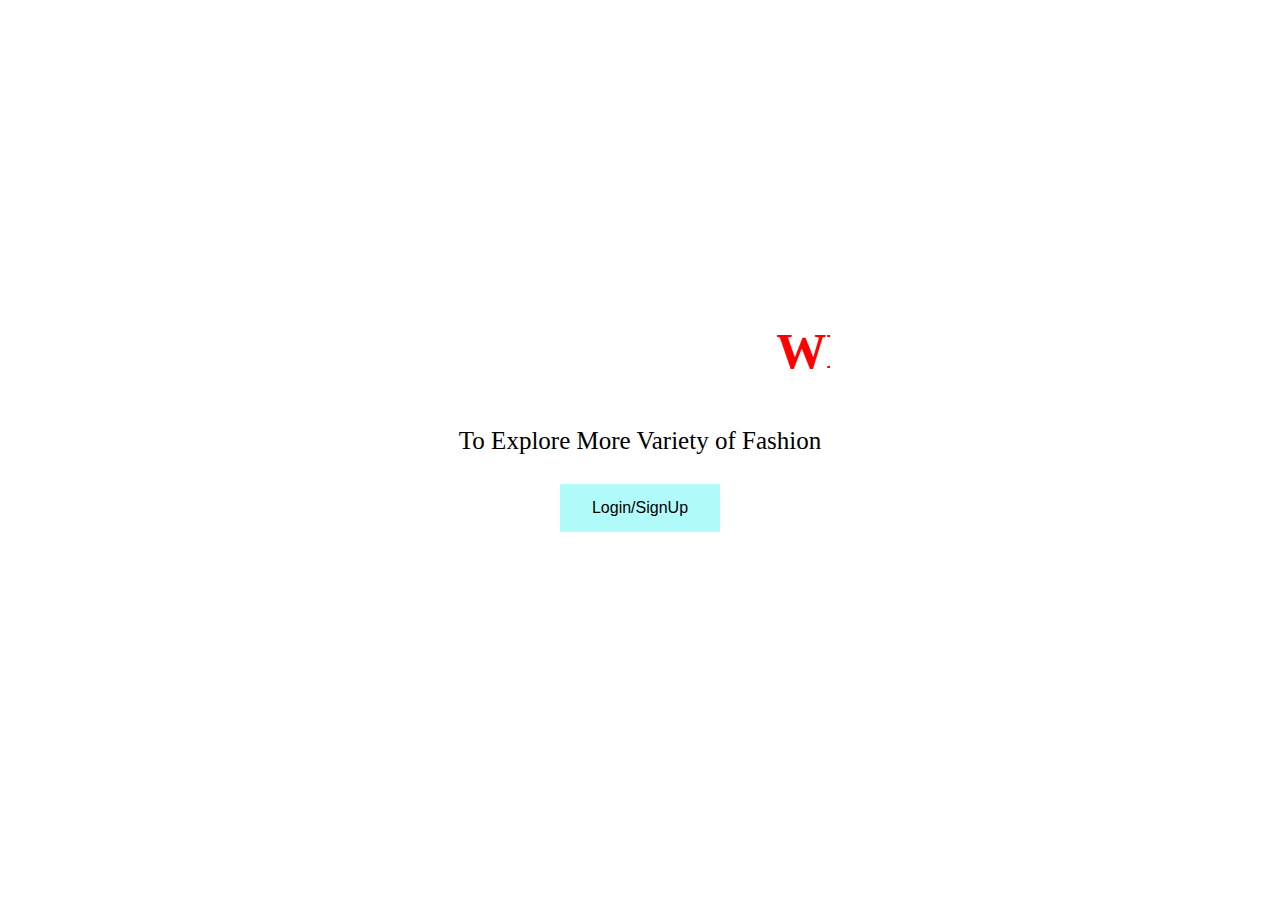
<file: Task-2/index.html>
<!DOCTYPE html>
<html lang="en">
<head>
    <meta charset="UTF-8">
    <title>ShopZen</title>
<style>
h2{
    color:red;
    font-family: "Lucida Handwriting", Cursive;
    font-size: 50px;

  }

.b{
color: black;
font-size: 25px;
}
.image{
     width:auto;
     height:45em;
     background-size:cover;
     background-repeat: no-repeat;
     background-image:url('https://hulaglobal.com/wp-content/uploads/2022/08/Hula-global-fashion-summer-guide.jpg');
    
}
.column {
  float:left;
  width: 33%;                          
  padding: 50px 100px;
  font-size:20px;
font-weight:400
line height:27px;
}




nav ul li {
	display: inline-block;
}

nav ul li a {
	text-decoration: black;
	color: #fff;
	font-family: sans-serif;
	font-weight: bold;
	margin: 0 10px;
	line-height: 20px;
	text-transform: uppercase;
}

ul {
  list-style-type: none;
  margin: 0;
  padding: 0;
  overflow: hidden;
  background-color: block;
}

li {
  float: left;
}

li a {
  display: block;
  color: black;
  text-align: center;
  padding: 18px 18px;
  text-decoration: none;
}

li a:hover {
  background-color: #f0f1f1;
}
.button {
  border: none;
  color: black;
  padding: 15px 32px;
  text-align: center;
  text-decoration: none;
  display: inline-block;
  font-size: 16px;
  margin: 4px 2px;
  cursor: pointer;
}
.button1 {
background-color: #b1fcfb
}


</style>
</head>
<body>
<div class="image" style="text-align:center;">
<nav>
<ul>
  <li> <a href="">ShopZen</a></li>
  

</ul>
</nav>
<br><br><br><br><br><br><br><br><br><br><br><br>
<marquee width="30%" direction="left" height="100px">
<h2>WELCOME TO ShopZen</h2>
</marquee>
<br><br>
<p align="center" class="b">To Explore More Variety of Fashion</p>

<div align="center">

<button class="button button1" onclick="location.href='login.html'" value='Login/SignUp'>Login/SignUp</button>

</div>

</body>
</html>
</file>
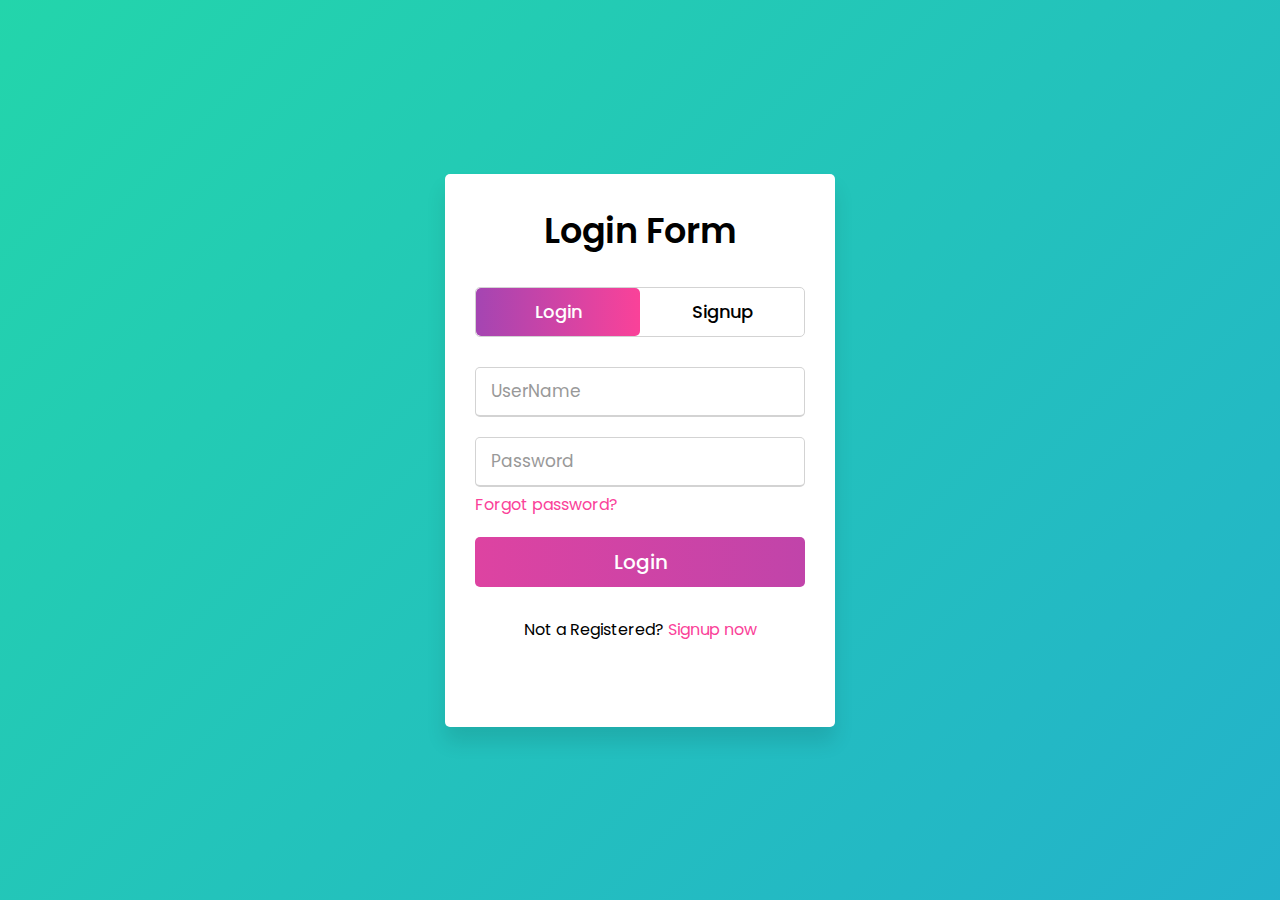
<file: Task-2/login.html>
<!DOCTYPE html>
<html lang="en" dir="ltr">
  <head>
    <meta charset="utf-8">
    <title>WELCOME TO ShopZen</title>
    <link rel="icon" href="logo1.png" type="image/icon type">
    <meta name="viewport" content="width=device-width, initial-scale=1.0">
  </head>
<style>
@import url('https://fonts.googleapis.com/css?family=Poppins:400,500,600,700&display=swap');
*{
  margin: 0;
  padding: 0;
  box-sizing: border-box;
  font-family: 'Poppins', sans-serif;
}

html,body{
  display: grid;
  height: 100%;
  width: 100%;
  place-items: center;
  background-image: linear-gradient(rgba(0,0,0,0.4),rgba(0,0,0,0.4));
}
::selection{
  background: #fa4299;
  color: #fff;
}
.wrapper{
  overflow: hidden;
  max-width: 390px;
  background: #fff;
  padding: 30px;
  border-radius: 5px;
  box-shadow: 0px 15px 20px rgba(0,0,0,0.1);
}
.wrapper .title-text{
  display: flex;
  width: 200%;
}
.wrapper .title{
  width: 50%;
  font-size: 35px;
  font-weight: 600;
  text-align: center;
  transition: all 0.6s cubic-bezier(0.68,-0.55,0.265,1.55);
}
.wrapper .slide-controls{
  position: relative;
  display: flex;
  height: 50px;
  width: 100%;
  overflow: hidden;
  margin: 30px 0 10px 0;
  justify-content: space-between;
  border: 1px solid lightgrey;
  border-radius: 5px;
}
.slide-controls .slide{
  height: 100%;
  width: 100%;
  color: #fff;
  font-size: 18px;
  font-weight: 500;
  text-align: center;
  line-height: 48px;
  cursor: pointer;
  z-index: 1;
  transition: all 0.6s ease;
}
.slide-controls label.signup{
  color: #000;
}
.slide-controls .slider-tab{
  position: absolute;
  height: 100%;
  width: 50%;
  left: 0;
  z-index: 0;
  border-radius: 5px;
  background: -webkit-linear-gradient(left, #a445b2, #fa4299);
  transition: all 0.6s cubic-bezier(0.68,-0.55,0.265,1.55);
}
input[type="radio"]{
  display: none;
}
#signup:checked ~ .slider-tab{
  left: 50%;
}
#signup:checked ~ label.signup{
  color: #fff;
  cursor: default;
  user-select: none;
}
#signup:checked ~ label.login{
  color: #000;
}
#login:checked ~ label.signup{
  color: #000;
}
#login:checked ~ label.login{
  cursor: default;
  user-select: none;
}
.wrapper .form-container{
  width: 100%;
  overflow: hidden;
}
.form-container .form-inner{
  display: flex;
  width: 200%;
}
.form-container .form-inner form{
  width: 50%;
  transition: all 0.6s cubic-bezier(0.68,-0.55,0.265,1.55);
}
.form-inner form .field{
  height: 50px;
  width: 100%;
  margin-top: 20px;
}
.form-inner form .field input{
  height: 100%;
  width: 100%;
  outline: none;
  padding-left: 15px;
  border-radius: 5px;
  border: 1px solid lightgrey;
  border-bottom-width: 2px;
  font-size: 17px;
  transition: all 0.3s ease;
}
.form-inner form .field input:focus{
  border-color: #fc83bb;
}
.form-inner form .field input::placeholder{
  color: #999;
  transition: all 0.3s ease;
}
form .field input:focus::placeholder{
  color: #b3b3b3;
}
.form-inner form .pass-link{
  margin-top: 5px;
}
.form-inner form .signup-link{
  text-align: center;
  margin-top: 30px;
}
.form-inner form .pass-link a,
.form-inner form .signup-link a{
  color: #fa4299;
  text-decoration: none;
}
.form-inner form .pass-link a:hover,
.form-inner form .signup-link a:hover{
  text-decoration: underline;
}
form .btn{
  height: 50px;
  width: 100%;
  border-radius: 5px;
  position: relative;
  overflow: hidden;
}
form .btn .btn-layer{
  height: 100%;
  width: 300%;
  position: absolute;
  left: -100%;
  background: -webkit-linear-gradient(right, #a445b2, #fa4299);
  border-radius: 5px;
  transition: all 0.4s ease;;
}
form .btn:hover .btn-layer{
  left: 0;
}
form .btn input[type="submit"]{
  height: 100%;
  width: 100%;
  z-index: 1;
  position: relative;
  background: none;
  border: none;
  color: #fff;
  padding-left: 0;
  border-radius: 5px;
  font-size: 20px;
  font-weight: 500;
  cursor: pointer;
}
body {
	background: linear-gradient(-45deg, #ee7752, #e73c7e, #23a6d5, #23d5ab);
	background-size: 400% 400%;
	animation: gradient 15s ease infinite;
}

@keyframes gradient {
	0% {
		background-position: 0% 50%;
	}
	50% {
		background-position: 100% 50%;
	}
	100% {
		background-position: 0% 50%;
	}
}
header{
max-width:100%;
width: 100%;
		height: 100%;
		padding: 0;
		text-align: center;
}
ul {
  list-style-type: none;
  margin: 0;
  padding: 0;
  overflow: hidden;
  background-color: #333;

}

li {
  float: left;
}

li a {
  display: block;
  color: white;
  text-align: center;
  padding: 14px 16px;
  text-decoration: none;
}

li a:hover {
  background-color: #111;
}
.head{
  width:1500px;
}
</style>
  <body>
    <div class="wrapper">
      <div class="title-text">
        <div class="title login">
Login Form</div>
<div class="title signup">
Signup Form</div> 
</div>
<div class="form-container">
        <div class="slide-controls">
          <input type="radio" name="slide" id="login" checked>
          <input type="radio" name="slide" id="signup">
          <label for="login" class="slide login">Login</label>
          <label for="signup" class="slide signup">Signup</label>
          <div class="slider-tab">
</div>
</div>
    <div class="form-inner">

         <form class="login" method="post" action=""  value='Login'>
              <div class="field">
              <input type="text" placeholder="UserName" name="name" required>
            </div>
<div class="field">
              <input type="password" placeholder="Password" name="lpd" required>
            </div>
<div class="pass-link">
<a href="">Forgot password?</a></div>
<div class="field btn">
              <div class="btn-layer">
</div>
<input type="submit" value="Login" onclick="location.href='home.html'">
            </div>
<div class="signup-link">
Not a Registered? <a href="login.html">Signup now</a></div>
</form>
<form class="signup" name="f1" method="POST" action="" onsubmit="return validate()" >
    <div class="field">
              <input type="text" name="name" placeholder="UserName"  required>
            </div>
            <div class="field">
              <input type="text" name="email" placeholder="Email Address"  required>
            </div>
<div class="field">
              <input type="password" name="pd" placeholder="Password"   required>
            </div>
<div class="field">
              <input type="number"  name="cpd" placeholder="Phone Number" required>
            </div>
<div class="field btn">
              <div class="btn-layer">
</div>
<input type="submit" value="Signup" onclick="location.href='login.html'" >
            </div>
</form>
</div>
</div>
</div>
<script>
      const loginText = document.querySelector(".title-text .login");
      const loginForm = document.querySelector("form.login");
      const loginBtn = document.querySelector("label.login");
      const signupBtn = document.querySelector("label.signup");
      const signupLink = document.querySelector("form .signup-link a");
      signupBtn.onclick = (()=>{
        loginForm.style.marginLeft = "-50%";
        loginText.style.marginLeft = "-50%";
      });
      loginBtn.onclick = (()=>{
        loginForm.style.marginLeft = "0%";
        loginText.style.marginLeft = "0%";
      });
      signupLink.onclick = (()=>{
        signupBtn.click();
        return false;
      });
function validate()
{
var user=document.f1.name.value;
var pw1 = document.getElementById("pswd");
var pw2 = document.getElementById("cpd");
var email = document.f1.email.value;
var atposition=email.indexOf("@");
var dotposition=email.lastIndexOf(".");
var len = email.length;
if(user==null||user=="")
{
alert("Enter the username");
}
if(email==""){
	alert("Email must be filled");
	return false;
}
if(pswd==null||pswd=="")
{
alert("Enter the password");
return false;
}
if(cpd==null||cpd=="")
{
alert("Enter the Phone Number ");
return false;
}
if(pswd.length<8)
{
alert("password should be of 8 characters")
return false;
}
if(cpd.length=10)
{
alert("Phone Number should be of 10 digits")
return false;
}

if(user.length<6)
{
alert("username should be of 6 characters")
return false;
}
if (email.length < 8) {
	alert("Email Valid Email Id");
    return false;
}
if (atposition<1 || dotposition<atposition+2 || dotposition+2>=x.length)
{
  alert("Please enter a valid e-mail address");
  return false;
}
if(pw1 != pw2)
  {
    alert("Passwords did not match");
  } else {
    alert("Password created successfully");
  }
}

</script>
  </body>
</html>
</file>
